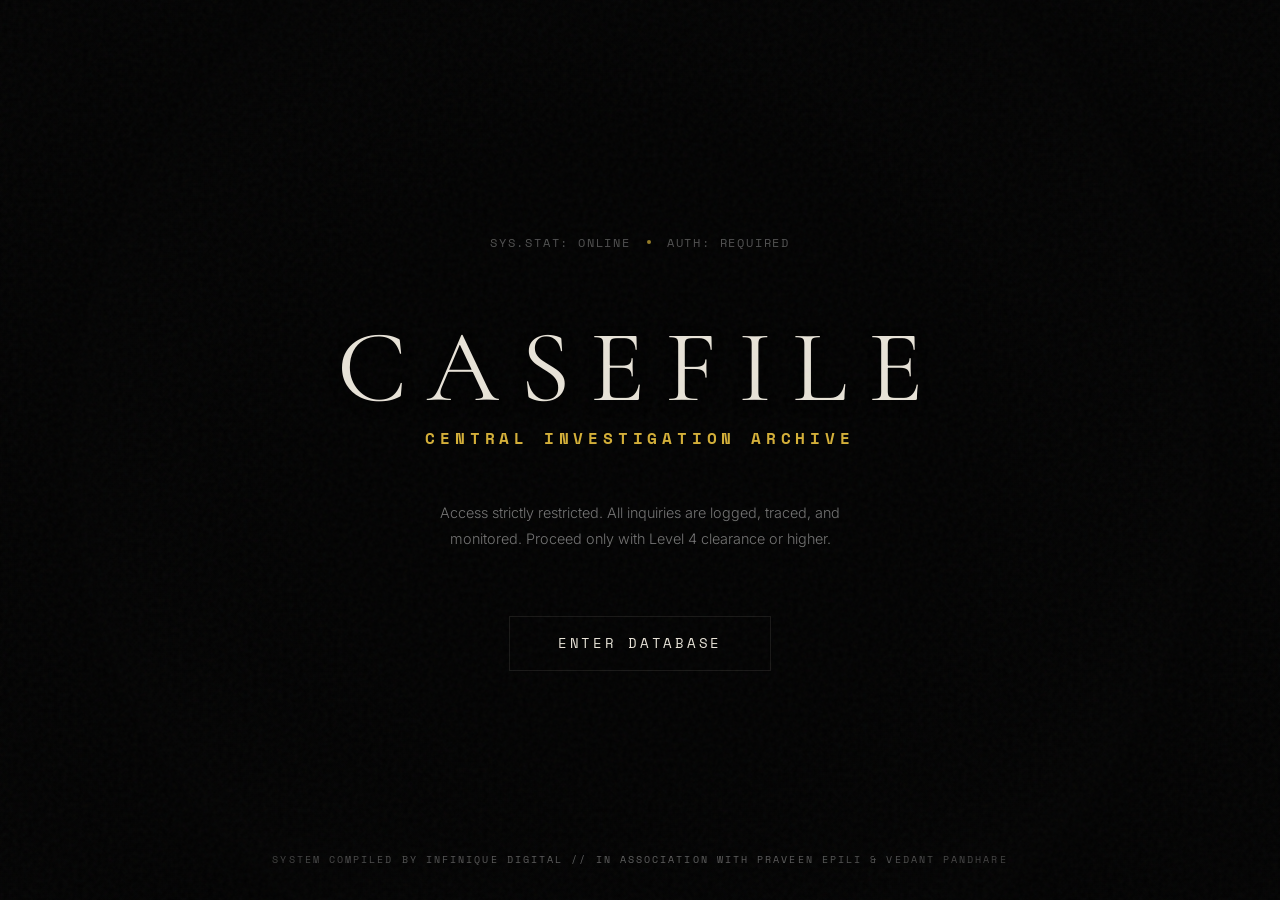
<file: index.html>
<!DOCTYPE html>
<html lang="en">
<head>
    <meta charset="UTF-8">
    <meta name="viewport" content="width=device-width, initial-scale=1.0">
    <title>CASEFILE | Central Investigation Database</title>
    <link rel="preconnect" href="https://fonts.googleapis.com">
    <link rel="preconnect" href="https://fonts.gstatic.com" crossorigin>
    <link href="https://fonts.googleapis.com/css2?family=Cormorant+Garamond:wght@400;600&family=Inter:wght@300;400&family=Space+Mono&display=swap" rel="stylesheet">
    <link rel="stylesheet" href="css/home.css">
</head>
<body class="landing-body">
    <div class="noise-overlay"></div>
    <div class="vignette"></div>

    <main class="landing-container fade-in">
        <div class="system-status mono-text">
            <span>SYS.STAT: ONLINE</span>
            <span class="status-dot"></span>
            <span>AUTH: REQUIRED</span>
        </div>

        <div class="title-group">
            <h1 class="main-title">CASEFILE</h1>
            <h2 class="sub-title">CENTRAL INVESTIGATION ARCHIVE</h2>
        </div>

        <p class="landing-description">
            Access strictly restricted. All inquiries are logged, traced, and monitored.
            Proceed only with Level 4 clearance or higher.
        </p>

        <div class="action-section">
            <a href="cases.html" class="btn-primary">ENTER DATABASE</a>
        </div>
    </main>

    <footer class="site-footer mono-text fade-in-delayed">
        <span>SYSTEM COMPILED BY INFINIQUE DIGITAL // IN ASSOCIATION WITH PRAVEEN EPILI &amp; VEDANT PANDHARE</span>
    </footer>
</body>
</html>
</file>
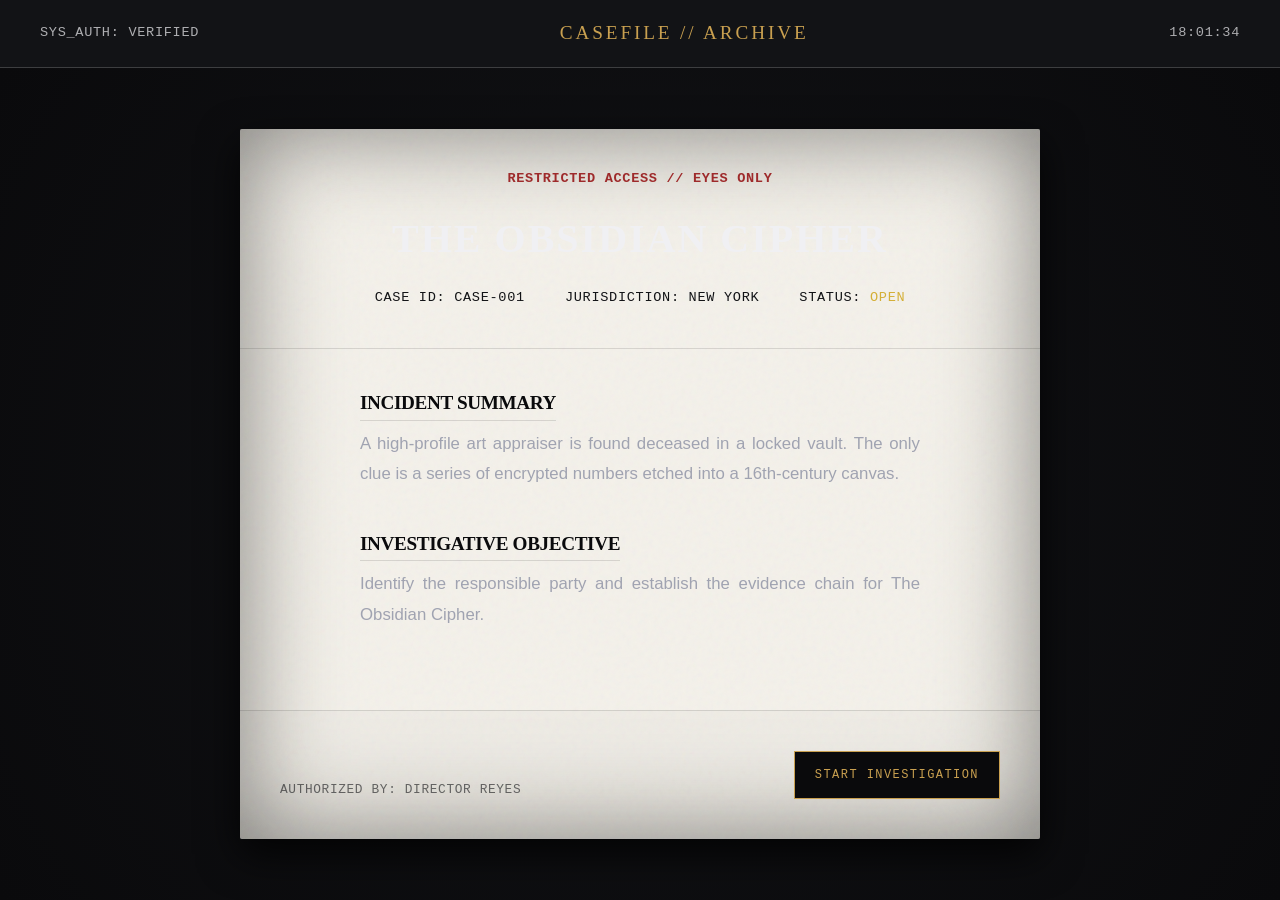
<file: briefing.html>
<!DOCTYPE html>
<html lang="en">
<head>
    <meta charset="UTF-8">
    <meta name="viewport" content="width=device-width, initial-scale=1.0">
    <title>CASEFILE | Briefing</title>
    <link rel="stylesheet" href="css/global.css">
    <link rel="stylesheet" href="css/briefing.css">
</head>
<body>
    <div class="app-container fade-in">
        <header class="top-bar border-bottom-thin">
            <div class="sys-info font-mono">SYS_AUTH: VERIFIED</div>
            <div class="brand-title font-serif accent-gold">CASEFILE // ARCHIVE</div>
            <div class="sys-time font-mono" id="system-clock">00:00:00</div>
        </header>

        <main class="briefing-workspace">
            <div class="document-container bg-parchment text-black shadow-cinematic">
                <div class="document-header border-bottom-thin">
                    <span class="classification font-mono text-crimson">RESTRICTED ACCESS // EYES ONLY</span>
                    <h1 id="case-title" class="font-serif case-heading">Retrieving Case File...</h1>
                    <div class="case-meta font-mono">
                        <span class="meta-item">CASE ID: <span id="case-id">WAITING...</span></span>
                        <span class="meta-item">JURISDICTION: <span id="case-location">WAITING...</span></span>
                        <span class="meta-item">STATUS: <span class="accent-mustard">OPEN</span></span>
                    </div>
                </div>
                
                <div class="document-content font-sans">
                    <h2 class="font-serif section-heading">Incident Summary</h2>
                    <p id="case-description" class="document-body-text">
                        Connecting to secure database. Establishing encrypted stream for initial incident reports...
                    </p>
                    
                    <h2 class="font-serif section-heading">Investigative Objective</h2>
                    <p id="case-objective" class="document-body-text">
                        Awaiting central command parameters...
                    </p>
                </div>

                <div class="document-footer border-top-thin">
                    <div class="auth-signature font-mono">
                        AUTHORIZED BY: DIRECTOR REYES
                    </div>
                    <button id="btn-begin-investigation" class="btn-primary font-sans">
                        START INVESTIGATION
                    </button>
                </div>
            </div>
        </main>
    </div>
    <script type="module" src="js/briefing.js"></script>
</body>
</html>
</file>
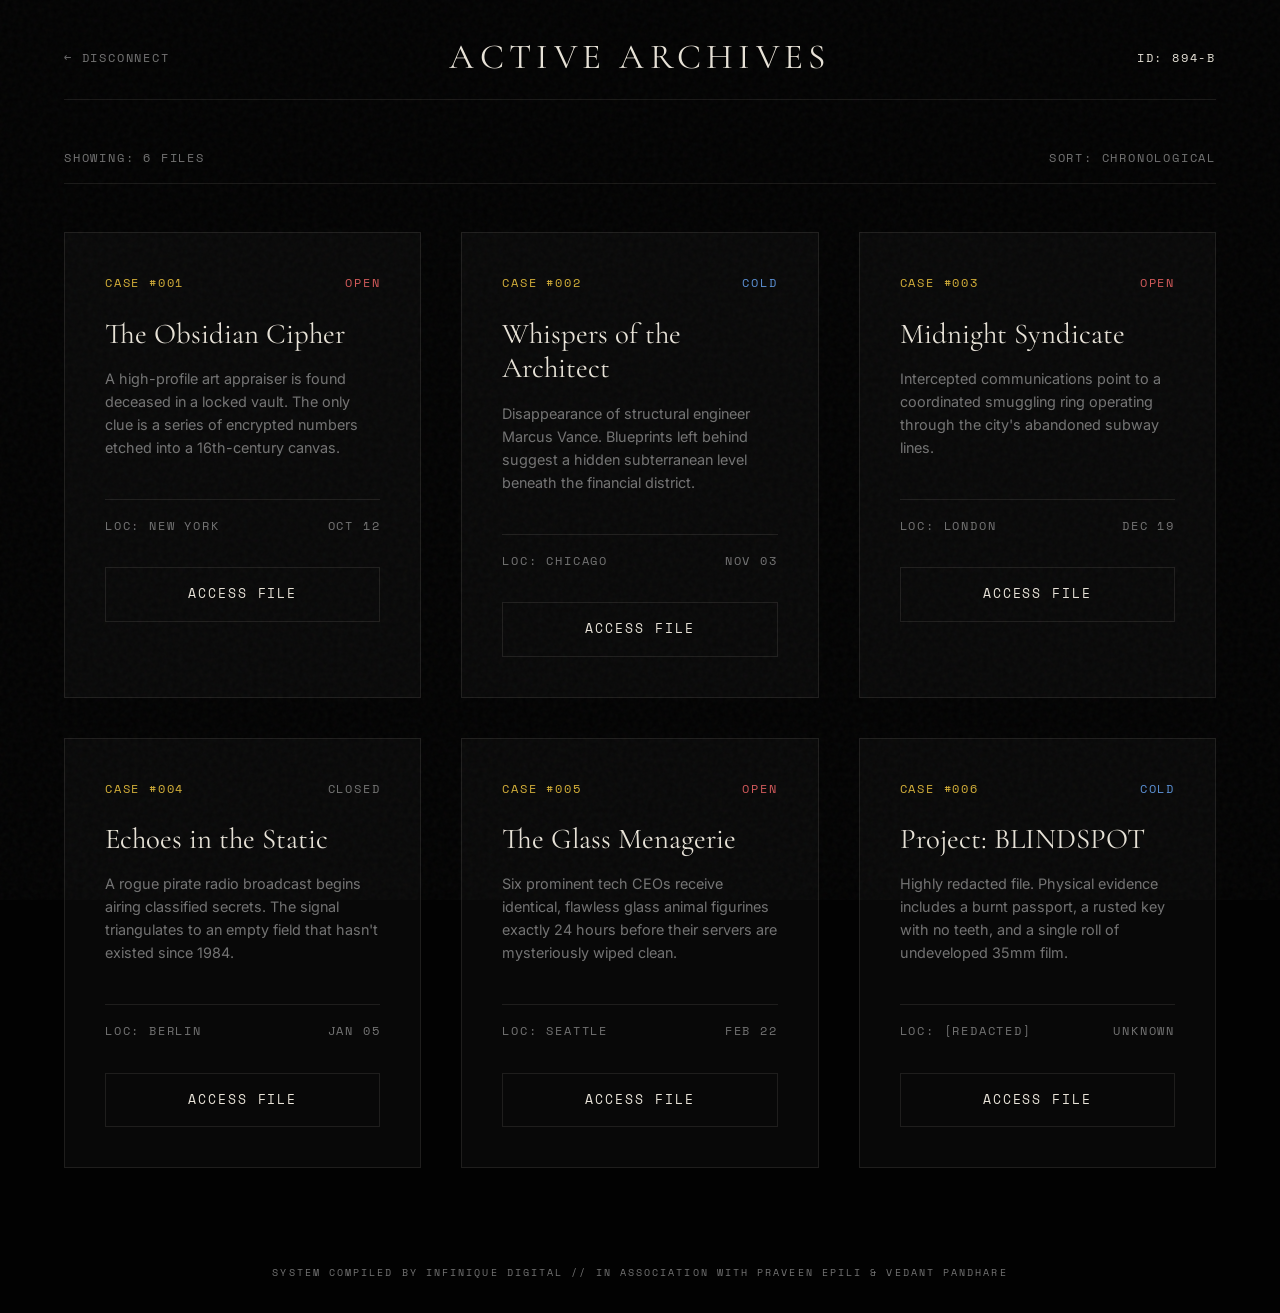
<file: cases.html>
<!DOCTYPE html>
<html lang="en">
<head>
    <meta charset="UTF-8">
    <meta name="viewport" content="width=device-width, initial-scale=1.0">
    <title>CASEFILE | Active Archives</title>
    <link rel="preconnect" href="https://fonts.googleapis.com">
    <link rel="preconnect" href="https://fonts.gstatic.com" crossorigin>
    <link href="https://fonts.googleapis.com/css2?family=Cormorant+Garamond:wght@400;600&family=Inter:wght@300;400&family=Space+Mono&display=swap" rel="stylesheet">
    <link rel="stylesheet" href="css/home.css">
</head>
<body class="cases-body">
    <div class="noise-overlay"></div>
    
    <header class="database-header fade-in">
        <a href="index.html" class="btn-back mono-text">← DISCONNECT</a>
        <h1 class="header-title">ACTIVE ARCHIVES</h1>
        <span class="mono-text user-id">ID: 894-B</span>
    </header>

    <main class="cases-container fade-in-delayed">
        <div class="database-controls mono-text">
            <span>SHOWING: 6 FILES</span>
            <span class="sort-text">SORT: CHRONOLOGICAL</span>
        </div>

        <div class="case-grid">
            <article class="case-card">
                <div class="card-header">
                    <span class="mono-text accent-text">CASE #001</span>
                    <span class="mono-text status-open">OPEN</span>
                </div>
                <div class="card-body">
                    <h2 class="case-title">The Obsidian Cipher</h2>
                    <p class="case-summary">A high-profile art appraiser is found deceased in a locked vault. The only clue is a series of encrypted numbers etched into a 16th-century canvas.</p>
                    <div class="case-meta mono-text">
                        <span>LOC: NEW YORK</span>
                        <span>OCT 12</span>
                    </div>
                </div>
                <div class="card-footer">
                    <a href="briefing.html?case=CASE-001" class="btn-secondary">ACCESS FILE</a>
                </div>
            </article>

            <article class="case-card">
                <div class="card-header">
                    <span class="mono-text accent-text">CASE #002</span>
                    <span class="mono-text status-cold">COLD</span>
                </div>
                <div class="card-body">
                    <h2 class="case-title">Whispers of the Architect</h2>
                    <p class="case-summary">Disappearance of structural engineer Marcus Vance. Blueprints left behind suggest a hidden subterranean level beneath the financial district.</p>
                    <div class="case-meta mono-text">
                        <span>LOC: CHICAGO</span>
                        <span>NOV 03</span>
                    </div>
                </div>
                <div class="card-footer">
                    <a href="briefing.html?case=CASE-002" class="btn-secondary">ACCESS FILE</a>
                </div>
            </article>

            <article class="case-card">
                <div class="card-header">
                    <span class="mono-text accent-text">CASE #003</span>
                    <span class="mono-text status-open">OPEN</span>
                </div>
                <div class="card-body">
                    <h2 class="case-title">Midnight Syndicate</h2>
                    <p class="case-summary">Intercepted communications point to a coordinated smuggling ring operating through the city's abandoned subway lines.</p>
                    <div class="case-meta mono-text">
                        <span>LOC: LONDON</span>
                        <span>DEC 19</span>
                    </div>
                </div>
                <div class="card-footer">
                    <a href="briefing.html?case=CASE-003" class="btn-secondary">ACCESS FILE</a>
                </div>
            </article>

            <article class="case-card">
                <div class="card-header">
                    <span class="mono-text accent-text">CASE #004</span>
                    <span class="mono-text status-closed">CLOSED</span>
                </div>
                <div class="card-body">
                    <h2 class="case-title">Echoes in the Static</h2>
                    <p class="case-summary">A rogue pirate radio broadcast begins airing classified secrets. The signal triangulates to an empty field that hasn't existed since 1984.</p>
                    <div class="case-meta mono-text">
                        <span>LOC: BERLIN</span>
                        <span>JAN 05</span>
                    </div>
                </div>
                <div class="card-footer">
                    <a href="briefing.html?case=CASE-004" class="btn-secondary">ACCESS FILE</a>
                </div>
            </article>

            <article class="case-card">
                <div class="card-header">
                    <span class="mono-text accent-text">CASE #005</span>
                    <span class="mono-text status-open">OPEN</span>
                </div>
                <div class="card-body">
                    <h2 class="case-title">The Glass Menagerie</h2>
                    <p class="case-summary">Six prominent tech CEOs receive identical, flawless glass animal figurines exactly 24 hours before their servers are mysteriously wiped clean.</p>
                    <div class="case-meta mono-text">
                        <span>LOC: SEATTLE</span>
                        <span>FEB 22</span>
                    </div>
                </div>
                <div class="card-footer">
                    <a href="briefing.html?case=CASE-005" class="btn-secondary">ACCESS FILE</a>
                </div>
            </article>

            <article class="case-card">
                <div class="card-header">
                    <span class="mono-text accent-text">CASE #006</span>
                    <span class="mono-text status-cold">COLD</span>
                </div>
                <div class="card-body">
                    <h2 class="case-title">Project: BLINDSPOT</h2>
                    <p class="case-summary">Highly redacted file. Physical evidence includes a burnt passport, a rusted key with no teeth, and a single roll of undeveloped 35mm film.</p>
                    <div class="case-meta mono-text">
                        <span>LOC: [REDACTED]</span>
                        <span>UNKNOWN</span>
                    </div>
                </div>
                <div class="card-footer">
                    <a href="briefing.html?case=CASE-006" class="btn-secondary">ACCESS FILE</a>
                </div>
            </article>
        </div>
    </main>

    <footer class="site-footer mono-text fade-in-delayed">
        <span>SYSTEM COMPILED BY INFINIQUE DIGITAL // IN ASSOCIATION WITH PRAVEEN EPILI &amp; VEDANT PANDHARE</span>
    </footer>
</body>
</html>
</file>
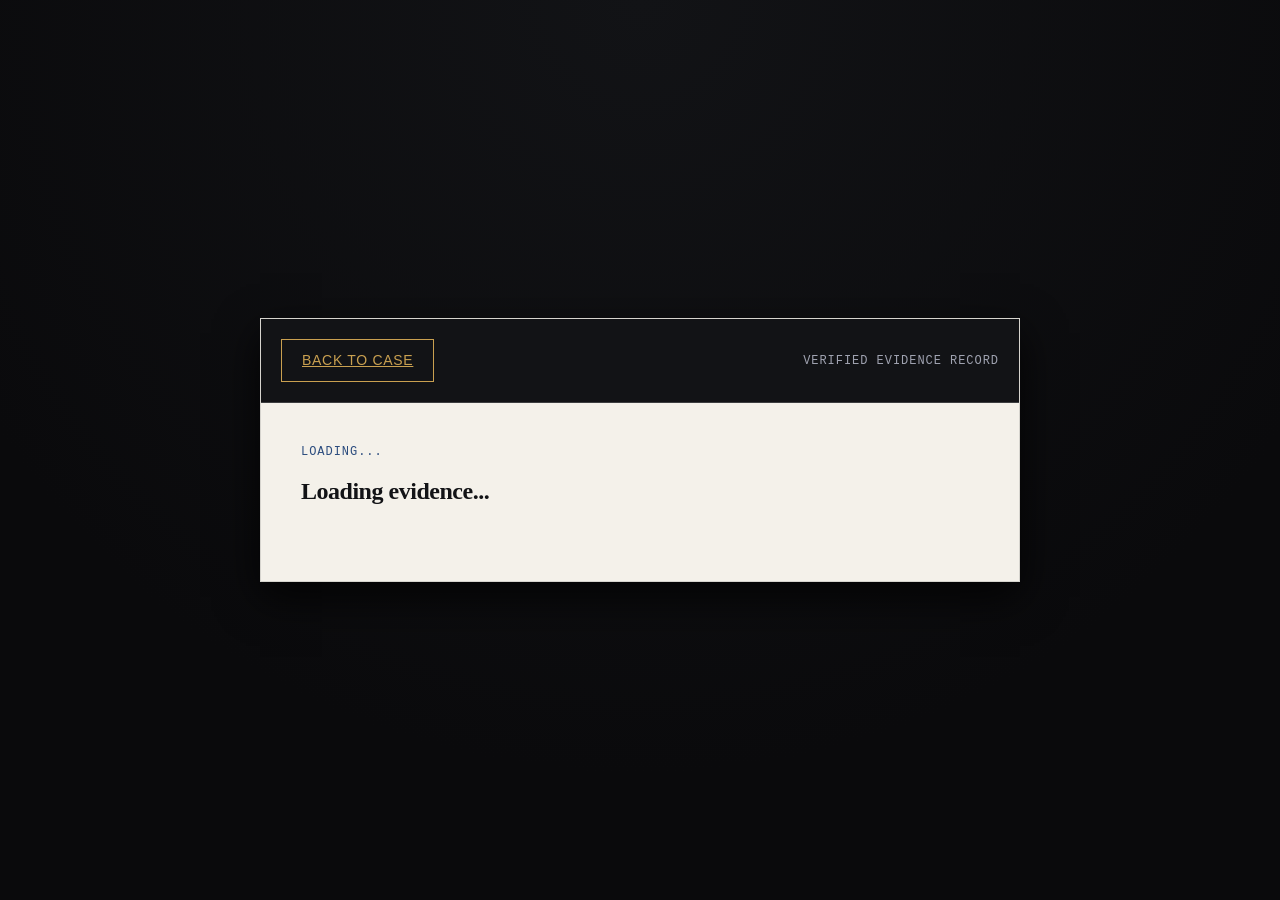
<file: evidence.html>
<!DOCTYPE html>
<html lang="en">
<head>
    <meta charset="UTF-8">
    <meta name="viewport" content="width=device-width, initial-scale=1.0">
    <title>CASEFILE // Evidence Record</title>
    <link rel="stylesheet" href="css/global.css">
    <link rel="stylesheet" href="css/components.css">
    <link rel="stylesheet" href="css/evidence.css">
</head>
<body>
    <main class="evidence-workspace">
        <article class="evidence-record">
            <header class="evidence-record-header">
                <a class="btn btn-accent" id="back-to-investigation" href="#">BACK TO CASE</a>
                <span class="evidence-record-label">VERIFIED EVIDENCE RECORD</span>
            </header>
            <div class="evidence-record-body">
                <p class="evidence-record-id" id="evidence-id">LOADING...</p>
                <h1 id="evidence-title">Loading evidence...</h1>
                <p class="evidence-record-type" id="evidence-type"></p>
                <p class="evidence-record-description" id="evidence-description"></p>
            </div>
        </article>
    </main>
    <script type="module" src="js/evidence-detail.js"></script>
</body>
</html>
</file>
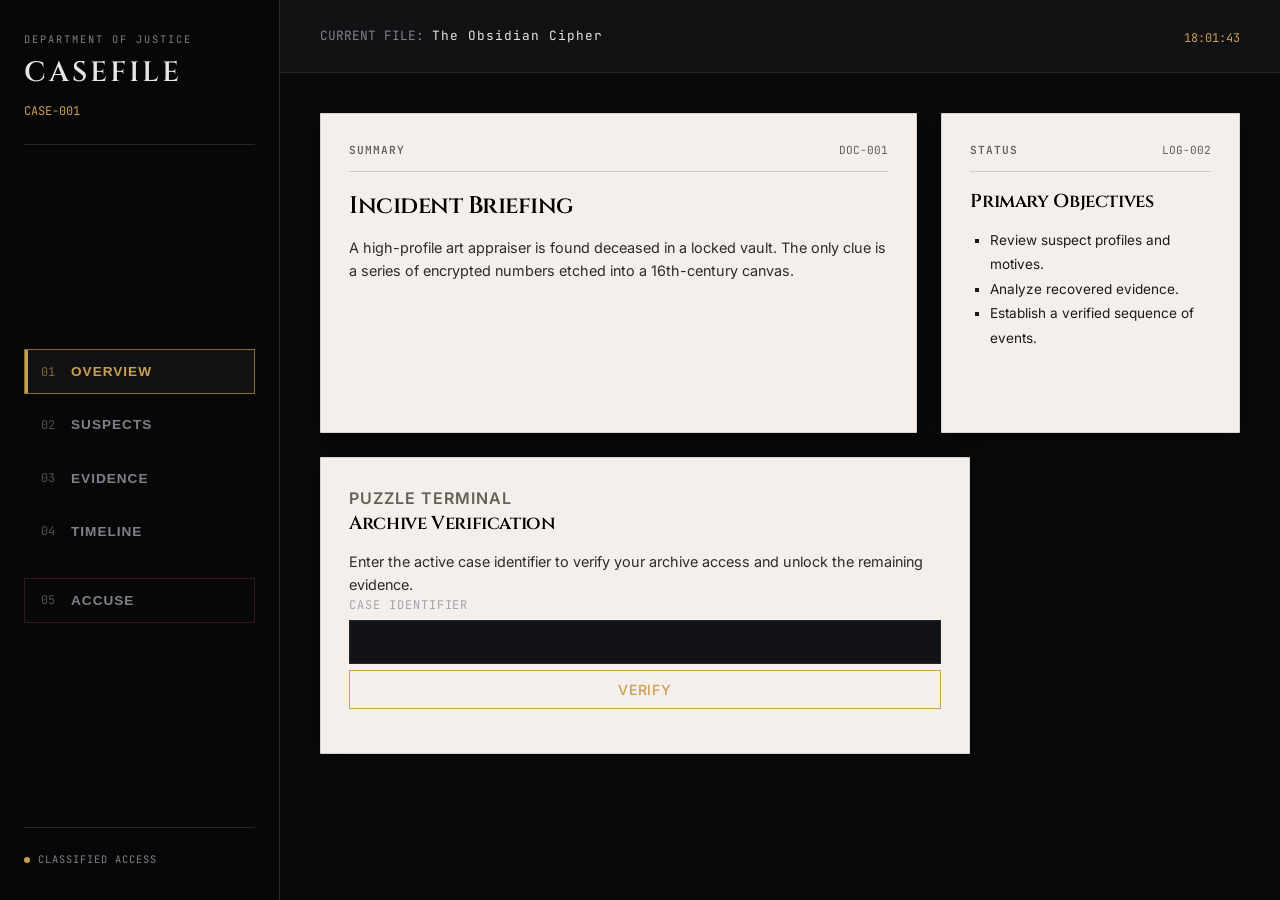
<file: investigation.html>
<!DOCTYPE html>
<html lang="en">
<head>
    <meta charset="UTF-8">
    <meta name="viewport" content="width=device-width, initial-scale=1.0">
    <title>CASEFILE // Investigation Terminal</title>
    <link rel="stylesheet" href="css/global.css">
    <link rel="stylesheet" href="css/components.css">
    <link rel="stylesheet" href="css/investigation.css">
</head>
<body>
    <div class="app-container">
        <aside class="sidebar">
            <div class="brand">
                <span class="brand-sub">DEPARTMENT OF JUSTICE</span>
                <h1 class="brand-title">CASEFILE</h1>
                <span class="case-id" id="case-id">LOADING...</span>
            </div>
            <nav class="nav-menu" aria-label="Investigation sections">
                <button class="nav-tab active" data-tab-target="overview" aria-selected="true"><span class="tab-index">01</span><span class="tab-label">Overview</span></button>
                <button class="nav-tab" data-tab-target="suspects" aria-selected="false"><span class="tab-index">02</span><span class="tab-label">Suspects</span></button>
                <button class="nav-tab" data-tab-target="evidence" aria-selected="false"><span class="tab-index">03</span><span class="tab-label">Evidence</span></button>
                <button class="nav-tab" data-tab-target="timeline" aria-selected="false"><span class="tab-index">04</span><span class="tab-label">Timeline</span></button>
                <button class="nav-tab accuse-tab" data-tab-target="accuse" aria-selected="false"><span class="tab-index">05</span><span class="tab-label">Accuse</span></button>
            </nav>
            <div class="sidebar-footer">
                <div class="status-indicator"><span class="status-dot"></span><span class="status-text">CLASSIFIED ACCESS</span></div>
            </div>
        </aside>
        <main class="main-content">
            <header class="content-header">
                <div class="header-metadata"><span class="meta-label">CURRENT FILE:</span><span class="meta-value" id="case-title">LOADING...</span></div>
                <div class="header-actions"><span class="time-stamp" id="system-clock">--:--:--</span></div>
            </header>
            <section id="overview" class="tab-pane active" data-tab-content>
                <div class="pane-grid">
                    <div class="card evidence-card primary"><div class="card-header"><span class="card-tag">SUMMARY</span><span class="card-num">DOC-001</span></div><h2>Incident Briefing</h2><p id="case-description">Loading case file...</p></div>
                    <div class="card evidence-card"><div class="card-header"><span class="card-tag">STATUS</span><span class="card-num">LOG-002</span></div><h3>Primary Objectives</h3><ul class="objective-list"><li>Review suspect profiles and motives.</li><li>Analyze recovered evidence.</li><li>Establish a verified sequence of events.</li></ul></div>
                </div>
                <form id="archive-verification" class="card puzzle-card"><span class="card-tag">PUZZLE TERMINAL</span><h3>Archive Verification</h3><p>Enter the active case identifier to verify your archive access and unlock the remaining evidence.</p><div class="input-group"><label class="input-label" for="puzzle-input">CASE IDENTIFIER</label><input id="puzzle-input" class="input-field" autocomplete="off" required><button id="verify-puzzle" class="btn btn-accent" type="submit">VERIFY</button></div><p id="puzzle-feedback" role="status"></p></form>
            </section>
            <section id="suspects" class="tab-pane" data-tab-content><div id="suspects-grid" class="pane-grid cards-3"></div></section>
            <section id="evidence" class="tab-pane" data-tab-content><div id="evidence-grid" class="pane-grid cards-2"></div></section>
            <section id="timeline" class="tab-pane" data-tab-content><div id="timeline-list" class="timeline-container"></div></section>
            <section id="accuse" class="tab-pane" data-tab-content>
                <div class="card accuse-card"><span class="card-tag alert">FINAL FORM</span><h2>Issue Warrant</h2><p>Select the prime suspect and submit the strongest supporting evidence to conclude the investigation.</p>
                    <div class="input-group"><label class="input-label" for="accused-suspect">PRIME SUSPECT</label><select id="accused-suspect" class="input-field"></select></div>
                    <div class="input-group"><label class="input-label" for="supporting-evidence">SUPPORTING EVIDENCE</label><select id="supporting-evidence" class="input-field"></select></div>
                    <button id="submit-accusation" class="btn btn-danger">SUBMIT ACCUSATION</button><p id="accusation-feedback" role="status"></p>
                </div>
            </section>
        </main>
    </div>
    <script type="module" src="js/investigation.js"></script>
</body>
</html>
</file>
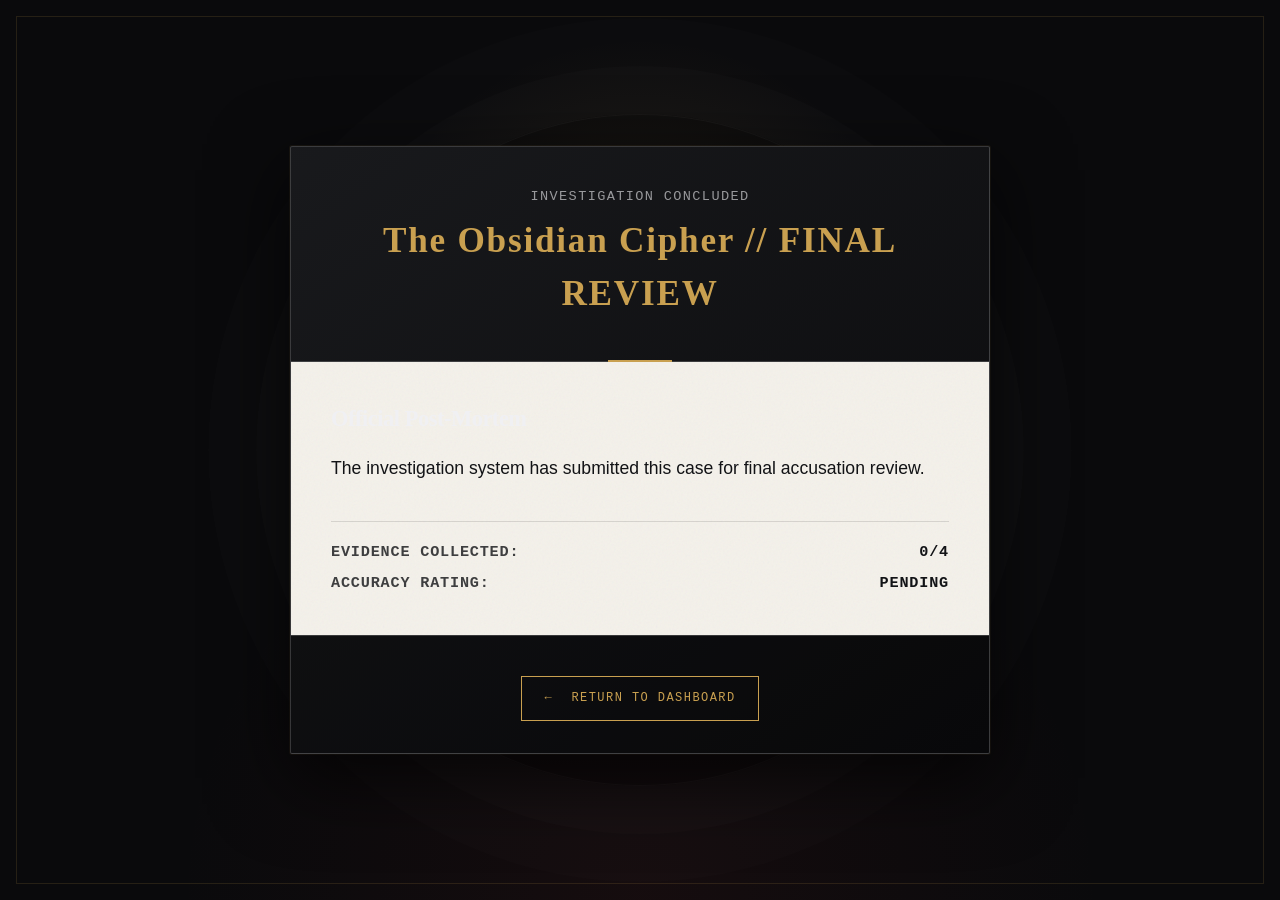
<file: result.html>
<!DOCTYPE html>
<html lang="en">
<head>
    <meta charset="UTF-8">
    <meta name="viewport" content="width=device-width, initial-scale=1.0">
    <title>CASEFILE | Resolution</title>
    <link rel="stylesheet" href="css/global.css">
    <link rel="stylesheet" href="css/components.css">
    <link rel="stylesheet" href="css/result.css">
</head>
<body>
    <div class="app-container fade-in bg-pitch-black">
        <main class="result-workspace">
            <div class="resolution-panel border-thin shadow-cinematic">
                <div class="resolution-header border-bottom-thin">
                    <div class="status-indicator font-mono">INVESTIGATION CONCLUDED</div>
                    <h1 id="result-heading" class="font-serif result-title accent-gold">
                        Analyzing Final Accusation...
                    </h1>
                </div>

                <div class="resolution-body bg-parchment text-black">
                    <h2 class="font-serif section-heading">Official Post-Mortem</h2>
                    <div id="result-narrative" class="font-sans document-body-text">
                        Processing evidence cross-referencing and interrogation transcripts to determine the accuracy of your findings...
                    </div>

                    <div class="performance-metrics border-top-thin font-mono">
                        <div class="metric-row">
                            <span class="metric-label">EVIDENCE COLLECTED:</span>
                            <span id="metric-evidence" class="metric-value">0/0</span>
                        </div>
                        <div class="metric-row">
                            <span class="metric-label">ACCURACY RATING:</span>
                            <span id="metric-accuracy" class="metric-value">PENDING</span>
                        </div>
                    </div>
                </div>

                <div class="resolution-actions">
                    <button id="btn-return-dashboard" class="btn btn-accent font-sans">
                        RETURN TO DASHBOARD
                    </button>
                </div>
            </div>
        </main>
    </div>
<script type="module" src="js/result.js"></script>
</body>
</html>
</file>
<file: css/home.css>
/* ==========================================================================
   CSS VARIABLES & RESET
   ========================================================================== */
:root {
    /* Colors - Cinematic Noir */
    --bg-base: #020202;
    --bg-card: #080808;
    --text-ivory: #e8e3d8;
    --text-muted: #737373;
    --accent-gold: #d4af37;
    --border-thin: rgba(232, 227, 216, 0.1);
    --border-hover: rgba(212, 175, 55, 0.5);
    
    /* Typography */
    --font-serif: 'Cormorant Garamond', serif;
    --font-sans: 'Inter', sans-serif;
    --font-mono: 'Space Mono', monospace;
}

* {
    margin: 0;
    padding: 0;
    box-sizing: border-box;
}

body {
    background-color: var(--bg-base);
    color: var(--text-ivory);
    font-family: var(--font-sans);
    line-height: 1.6;
    overflow-x: hidden;
    -webkit-font-smoothing: antialiased;
}

/* Cinematic Effects */
.noise-overlay {
    position: fixed;
    top: 0;
    left: 0;
    width: 100vw;
    height: 100vh;
    pointer-events: none;
    z-index: 9999;
    background-image: url('data:image/svg+xml;utf8,%3Csvg viewBox="0 0 200 200" xmlns="http://www.w3.org/2000/svg"%3E%3Cfilter id="noiseFilter"%3E%3CfeTurbulence type="fractalNoise" baseFrequency="0.9" numOctaves="3" stitchTiles="stitch"/%3E%3C/filter%3E%3Crect width="100%25" height="100%25" filter="url(%23noiseFilter)" opacity="0.04"/%3E%3C/svg%3E');
}

.vignette {
    position: fixed;
    top: 0;
    left: 0;
    width: 100vw;
    height: 100vh;
    pointer-events: none;
    background: radial-gradient(circle, rgba(0,0,0,0) 40%, rgba(2,2,2,0.9) 100%);
    z-index: 9998;
}

/* Typography Utilities */
.mono-text {
    font-family: var(--font-mono);
    font-size: 0.75rem;
    letter-spacing: 0.15em;
    text-transform: uppercase;
}

.accent-text {
    color: var(--accent-gold);
}

/* Animations */
.fade-in {
    animation: fadeIn 2s cubic-bezier(0.16, 1, 0.3, 1) forwards;
    opacity: 0;
}

.fade-in-delayed {
    animation: fadeIn 2s cubic-bezier(0.16, 1, 0.3, 1) 0.5s forwards;
    opacity: 0;
}

@keyframes fadeIn {
    from { opacity: 0; transform: translateY(20px); filter: blur(4px); }
    to { opacity: 1; transform: translateY(0); filter: blur(0); }
}

/* ==========================================================================
   GLOBAL FOOTER
   ========================================================================== */
.site-footer {
    width: 100%;
    text-align: center;
    padding: 2rem 1rem;
    color: var(--text-muted);
    font-size: 0.65rem;
    letter-spacing: 0.2em;
    opacity: 0.3;
    transition: opacity 0.4s ease;
    position: relative;
    z-index: 10;
}

.site-footer:hover {
    opacity: 0.8;
}

/* ==========================================================================
   LANDING PAGE (index.html)
   ========================================================================== */
.landing-body {
    display: flex;
    flex-direction: column;
    justify-content: center;
    align-items: center;
    min-height: 100vh;
    padding: 2rem;
    position: relative;
}

.landing-body .site-footer {
    position: absolute;
    bottom: 0;
    left: 0;
}

.landing-container {
    text-align: center;
    max-width: 800px;
    width: 100%;
    position: relative;
    z-index: 10;
}

.system-status {
    display: inline-flex;
    align-items: center;
    gap: 1rem;
    color: var(--text-muted);
    margin-bottom: 4rem;
    opacity: 0.7;
}

.status-dot {
    width: 4px;
    height: 4px;
    background-color: var(--accent-gold);
    border-radius: 50%;
    animation: pulse 2s infinite;
}

@keyframes pulse {
    0% { opacity: 0.3; }
    50% { opacity: 1; box-shadow: 0 0 8px var(--accent-gold); }
    100% { opacity: 0.3; }
}

.title-group {
    margin-bottom: 3rem;
}

.main-title {
    font-family: var(--font-serif);
    font-size: clamp(3.5rem, 8vw, 7rem); 
    font-weight: 400;
    letter-spacing: 0.2em;
    color: var(--text-ivory);
    margin-bottom: 0.5rem;
    line-height: 1;
    text-shadow: 0 4px 12px rgba(0,0,0,0.5);
}

.sub-title {
    font-family: var(--font-mono);
    font-size: clamp(0.7rem, 2vw, 1rem);
    letter-spacing: 0.3em;
    color: var(--accent-gold);
}

.landing-description {
    font-size: 0.9rem;
    color: var(--text-muted);
    max-width: 450px;
    margin: 0 auto 4rem auto;
    font-weight: 300;
    line-height: 1.8;
}

/* Elegant Button */
/* Elegant Button - Updated */
.btn-primary {
    display: inline-block;
    padding: 1rem 3rem; /* Adds space inside the button to make a box */
    font-family: var(--font-mono);
    font-size: 0.85rem;
    letter-spacing: 0.2em;
    color: var(--text-ivory);
    background-color: transparent;
    text-decoration: none;
    border: 1px solid var(--border-thin); /* Adds the visible box border */
    transition: all 0.3s cubic-bezier(0.16, 1, 0.3, 1);
    text-transform: uppercase;
}

.btn-primary:hover {
    background-color: var(--accent-gold);
    color: var(--bg-base);
    border-color: var(--accent-gold);
    box-shadow: 0 0 20px rgba(212, 175, 55, 0.2); /* Subtle glow on hover */
    transform: translateY(-2px);
}

.btn-text {
    font-family: var(--font-mono);
    font-size: 0.85rem;
    letter-spacing: 0.2em;
    transition: color 0.3s ease;
}

.btn-line {
    width: 40px;
    height: 1px;
    background-color: var(--accent-gold);
    transition: width 0.3s cubic-bezier(0.16, 1, 0.3, 1);
}

.btn-primary:hover .btn-text {
    color: var(--accent-gold);
}


/* ==========================================================================
   CASES ARCHIVE (cases.html)
   ========================================================================== */
.cases-body {
    padding: 3rem 4rem 0 4rem; /* Removed bottom padding to let footer sit naturally */
    display: flex;
    flex-direction: column;
    min-height: 100vh;
}

.database-header {
    display: flex;
    justify-content: space-between;
    align-items: center;
    padding-bottom: 2rem;
    margin-bottom: 3rem;
    border-bottom: 1px solid var(--border-thin);
    position: relative;
    z-index: 10;
}

.header-title {
    font-family: var(--font-serif);
    font-size: 2.2rem;
    font-weight: 400;
    letter-spacing: 0.15em;
    position: absolute;
    left: 50%;
    transform: translateX(-50%);
}

.btn-back {
    color: var(--text-muted);
    text-decoration: none;
    transition: color 0.3s ease;
}

.btn-back:hover {
    color: var(--text-ivory);
}

.cases-container {
    max-width: 1400px;
    margin: 0 auto;
    width: 100%;
    flex-grow: 1; /* Pushes the footer to the bottom */
    position: relative;
    z-index: 10;
    margin-bottom: 4rem;
}

.database-controls {
    display: flex;
    justify-content: space-between;
    color: var(--text-muted);
    margin-bottom: 3rem;
    border-bottom: 1px solid var(--border-thin);
    padding-bottom: 1rem;
}

.case-grid {
    display: grid;
    grid-template-columns: repeat(auto-fill, minmax(350px, 1fr));
    gap: 2.5rem;
}

/* Evidence Cards */
.case-card {
    background-color: var(--bg-card);
    border: 1px solid var(--border-thin);
    padding: 2.5rem;
    display: flex;
    flex-direction: column;
    transition: all 0.4s cubic-bezier(0.16, 1, 0.3, 1);
    position: relative;
}

.case-card::before {
    content: '';
    position: absolute;
    top: 0;
    left: -1px;
    width: 2px;
    height: 0;
    background-color: var(--accent-gold);
    transition: height 0.4s cubic-bezier(0.16, 1, 0.3, 1);
}

.case-card:hover {
    transform: translateY(-5px);
    border-color: var(--border-hover);
    background-color: #0c0c0c;
}

.case-card:hover::before {
    height: 100%;
}

.card-header {
    display: flex;
    justify-content: space-between;
    margin-bottom: 1.5rem;
}

.status-open { color: #d45959; }
.status-cold { color: #598fd4; }
.status-closed { color: var(--text-muted); }

.case-title {
    font-family: var(--font-serif);
    font-size: 1.8rem;
    font-weight: 400;
    margin-bottom: 1rem;
    color: var(--text-ivory);
    line-height: 1.2;
}

.case-summary {
    font-size: 0.9rem;
    color: var(--text-muted);
    margin-bottom: 2.5rem;
    flex-grow: 1;
}

.case-meta {
    display: flex;
    justify-content: space-between;
    color: var(--text-muted);
    margin-bottom: 2rem;
    border-top: 1px solid var(--border-thin);
    padding-top: 1rem;
}

.btn-secondary {
    display: block;
    text-align: center;
    padding: 1rem;
    font-family: var(--font-mono);
    font-size: 0.8rem;
    letter-spacing: 0.15em;
    color: var(--text-ivory);
    text-decoration: none;
    border: 1px solid var(--border-thin);
    transition: all 0.3s ease;
    background: transparent;
}

.case-card:hover .btn-secondary {
    border-color: var(--accent-gold);
    color: var(--accent-gold);
}

/* ==========================================================================
   MOBILE RESPONSIVENESS
   ========================================================================== */
@media (max-width: 768px) {
    .cases-body {
        padding: 1.5rem 1.5rem 0 1.5rem;
    }

    .database-header {
        flex-direction: column;
        align-items: flex-start;
        gap: 1.5rem;
    }

    .header-title {
        position: static;
        transform: none;
        font-size: 1.8rem;
        order: -1;
    }

    .user-id {
        align-self: flex-end;
    }

    .case-grid {
        grid-template-columns: 1fr;
        gap: 1.5rem;
    }

    .database-controls {
        flex-direction: column;
        gap: 1rem;
    }
    
    .system-status {
        margin-bottom: 2rem;
    }
    
    .site-footer {
        padding: 1.5rem 1rem;
        font-size: 0.55rem;
    }
}
</file>
<file: css/global.css>
/* css/global.css */

:root {
  /* Color Palette - Modern Noir Database */
  --bg-primary: #0a0a0c;
  --bg-secondary: #121316;
  --bg-tertiary: #1a1c23;
  
  --surface-card: #f4f1ea;
  --surface-card-alt: #e8e4d9;
  
  --text-primary: #f0f0f3;
  --text-secondary: #a0a3b1;
  --text-muted: #606370;
  --text-dark: #121316;
  
  --accent-gold: #c9a050;
  --accent-red: #9e2a2b;
  --accent-blue: #2b4c7e;
  
  --border-subtle: rgba(255, 255, 255, 0.08);
  --border-strong: rgba(255, 255, 255, 0.18);
  --border-card: rgba(0, 0, 0, 0.12);

  /* Typography */
  --font-serif: "Playfair Display", "Georgia", "Times New Roman", serif;
  --font-sans: "Inter", -apple-system, BlinkMacSystemFont, "Segoe UI", Roboto, sans-serif;
  --font-mono: "JetBrains Mono", "Courier New", Courier, monospace;

  /* Transitions & FX */
  --transition-fast: 0.15s ease;
  --transition-smooth: 0.3s cubic-bezier(0.16, 1, 0.3, 1);

  --clr-pitch-black: var(--bg-primary);
  --clr-dark-grey: var(--bg-secondary);
  --clr-parchment: var(--surface-card);
  --clr-gold: var(--accent-gold);
  --clr-mustard: #d4af37;
  --clr-crimson: var(--accent-red);
  --clr-text-main: var(--text-primary);
  --clr-text-dark: var(--text-dark);
  --clr-border: var(--border-strong);
  --clr-border-dark: var(--border-card);
  --spacing-sm: 0.5rem;
  --spacing-md: 1.2rem;
  --spacing-lg: 2.5rem;
  --border-radius-sm: 2px;
}

*, *::before, *::after {
  box-sizing: border-box;
  margin: 0;
  padding: 0;
}

html {
  font-size: 16px;
  background-color: var(--bg-primary);
  color: var(--text-primary);
  font-family: var(--font-sans);
  -webkit-font-smoothing: antialiased;
  -moz-osx-font-smoothing: grayscale;
}

body {
  min-height: 100vh;
  line-height: 1.5;
  overflow-x: hidden;
  background: radial-gradient(circle at 50% 0%, var(--bg-secondary) 0%, var(--bg-primary) 70%);
}

/* Base Typography */
h1, h2, h3, h4, h5, h6 {
  font-family: var(--font-serif);
  font-weight: 600;
  letter-spacing: -0.02em;
  color: var(--text-primary);
}

p {
  color: var(--text-secondary);
}

.font-serif { font-family: var(--font-serif); }
.font-sans { font-family: var(--font-sans); }
.font-mono { font-family: var(--font-mono); letter-spacing: 0.05em; }
.accent-gold { color: var(--clr-gold); }
.accent-mustard { color: var(--clr-mustard); }
.text-crimson { color: var(--clr-crimson); }
.text-black { color: var(--clr-text-dark); }
.bg-pitch-black { background-color: var(--clr-pitch-black); }
.bg-parchment { background-color: var(--clr-parchment); }
.app-container { min-height: 100vh; display: flex; flex-direction: column; }
.border-thin { border: 1px solid var(--clr-border); }
.border-bottom-thin { border-bottom: 1px solid var(--clr-border); }
.border-top-thin { border-top: 1px solid var(--clr-border); }
.bg-parchment .border-bottom-thin { border-bottom-color: var(--clr-border-dark); }
.bg-parchment .border-top-thin { border-top-color: var(--clr-border-dark); }
.shadow-cinematic { box-shadow: 0 15px 40px rgba(0, 0, 0, 0.8), 0 0 100px rgba(0, 0, 0, 0.5) inset; }

code, pre, .tech-data {
  font-family: var(--font-mono);
}

/* Animations */
.fade-in {
  animation: fadeIn var(--transition-smooth) forwards;
}

@keyframes fadeIn {
  from {
    opacity: 0;
    transform: translateY(4px);
  }
  to {
    opacity: 1;
    transform: translateY(0);
  }
}
</file>
<file: css/briefing.css>
/* =========================================
   CASEFILE: BRIEFING VIEW
   ========================================= */

.top-bar {
    display: flex;
    justify-content: space-between;
    align-items: center;
    padding: var(--spacing-md) var(--spacing-lg);
    background-color: var(--clr-dark-grey);
    font-size: 0.85rem;
}

.brand-title {
    font-size: 1.2rem;
    letter-spacing: 0.15em;
}

.sys-info, .sys-time {
    opacity: 0.7;
}

.briefing-workspace {
    flex: 1;
    display: flex;
    justify-content: center;
    align-items: center;
    padding: var(--spacing-lg);
    background: radial-gradient(circle at center, var(--clr-dark-grey) 0%, var(--clr-pitch-black) 100%);
}

.document-container {
    width: 100%;
    max-width: 800px;
    border-radius: var(--border-radius-sm);
    position: relative;
    overflow: hidden;
}

/* Adds a subtle paper texture overlay */
.document-container::before {
    content: "";
    position: absolute;
    top: 0; left: 0; right: 0; bottom: 0;
    background-image: url('data:image/svg+xml;utf8,<svg viewBox="0 0 200 200" xmlns="http://www.w3.org/2000/svg"><filter id="noiseFilter"><feTurbulence type="fractalNoise" baseFrequency="0.65" numOctaves="3" stitchTiles="stitch"/></filter><rect width="100%" height="100%" filter="url(%23noiseFilter)" opacity="0.05"/></svg>');
    pointer-events: none;
    z-index: 1;
}

.document-header {
    padding: var(--spacing-lg);
    text-align: center;
    position: relative;
    z-index: 2;
}

.classification {
    font-size: 0.85rem;
    font-weight: 700;
    display: block;
    margin-bottom: var(--spacing-md);
}

.case-heading {
    font-size: 2.5rem;
    margin-bottom: var(--spacing-md);
    text-transform: uppercase;
    letter-spacing: 0.05em;
}

.case-meta {
    display: flex;
    justify-content: center;
    gap: var(--spacing-lg);
    font-size: 0.85rem;
}

.document-content {
    padding: var(--spacing-lg) 15%;
    position: relative;
    z-index: 2;
}

.section-heading {
    font-size: 1.2rem;
    margin-bottom: var(--spacing-sm);
    text-transform: uppercase;
    color: var(--clr-pitch-black);
    border-bottom: 1px solid var(--clr-border-dark);
    display: inline-block;
    padding-bottom: 2px;
}

.document-body-text {
    font-size: 1.05rem;
    line-height: 1.8;
    margin-bottom: var(--spacing-lg);
    text-align: justify;
}

.document-footer {
    padding: var(--spacing-lg);
    display: flex;
    justify-content: space-between;
    align-items: flex-end;
    background-color: rgba(0, 0, 0, 0.02);
    position: relative;
    z-index: 2;
}

.document-footer .btn-primary {
    appearance: none;
    background: var(--clr-pitch-black);
    border: 1px solid var(--clr-gold);
    color: var(--clr-gold);
    cursor: pointer;
    display: inline-flex;
    align-items: center;
    justify-content: center;
    min-height: 3rem;
    padding: 0.8rem 1.25rem;
    font-family: var(--font-mono);
    font-size: 0.75rem;
    font-weight: 500;
    letter-spacing: 0.12em;
    line-height: 1.2;
    text-transform: uppercase;
    transition: background-color var(--transition-fast), color var(--transition-fast), box-shadow var(--transition-fast), transform var(--transition-fast);
}

.document-footer .btn-primary:hover {
    background: var(--clr-gold);
    color: var(--clr-pitch-black);
    box-shadow: 0 0 18px rgba(201, 160, 80, 0.28);
    transform: translateY(-1px);
}

.document-footer .btn-primary:focus-visible {
    outline: 2px solid var(--clr-gold);
    outline-offset: 3px;
}

.document-footer .btn-primary:active {
    transform: translateY(0);
}

.auth-signature {
    font-size: 0.8rem;
    opacity: 0.6;
}

@media (max-width: 600px) {
    .document-footer {
        align-items: stretch;
        flex-direction: column;
        gap: var(--spacing-md);
    }

    .document-footer .btn-primary {
        width: 100%;
    }
}
</file>
<file: css/components.css>
/* css/components.css */

/* --- Buttons --- */
.btn {
  display: inline-flex;
  align-items: center;
  justify-content: center;
  padding: 0.625rem 1.25rem;
  font-family: var(--font-sans);
  font-size: 0.875rem;
  font-weight: 500;
  letter-spacing: 0.05em;
  text-transform: uppercase;
  border: 1px solid var(--border-strong);
  background: var(--bg-tertiary);
  color: var(--text-primary);
  cursor: pointer;
  transition: all var(--transition-fast);
  gap: 0.5rem;
}

.btn:hover {
  background: var(--text-primary);
  color: var(--text-dark);
  border-color: var(--text-primary);
}

.btn:active {
  transform: scale(0.98);
}

.btn-accent {
  border-color: var(--accent-gold);
  color: var(--accent-gold);
  background: transparent;
}

.btn-accent:hover {
  background: var(--accent-gold);
  color: var(--text-dark);
}

.btn-danger {
  border-color: var(--accent-red);
  color: var(--accent-red);
  background: transparent;
}

.btn-danger:hover {
  background: var(--accent-red);
  color: var(--text-primary);
}

.evidence-status {
  display: inline-block;
  margin-top: 0.5rem;
  color: var(--accent-blue);
  font-family: var(--font-mono);
  font-size: 0.75rem;
  font-weight: 700;
  letter-spacing: 0.08em;
  text-transform: uppercase;
}

.evidence-status-locked {
  color: var(--accent-red);
}

.evidence-locked .evidence-desc {
  filter: blur(4px);
  user-select: none;
}

/* --- Input Fields --- */
.input-group {
  display: flex;
  flex-direction: column;
  gap: 0.375rem;
  margin-bottom: 1rem;
}

.input-label {
  font-family: var(--font-mono);
  font-size: 0.75rem;
  text-transform: uppercase;
  color: var(--text-secondary);
  letter-spacing: 0.08em;
}

.input-field {
  width: 100%;
  padding: 0.75rem 1rem;
  background: var(--bg-secondary);
  border: 1px solid var(--border-subtle);
  color: var(--text-primary);
  font-family: var(--font-mono);
  font-size: 0.875rem;
  outline: none;
  transition: border-color var(--transition-fast);
}

.input-field:focus {
  border-color: var(--accent-gold);
}

.input-field::placeholder {
  color: var(--text-muted);
}

/* --- Evidence & Suspect Cards --- */
.card {
  background: var(--surface-card);
  color: var(--text-dark);
  border: 1px solid var(--border-card);
  padding: 1.5rem;
  position: relative;
  transition: transform var(--transition-smooth), box-shadow var(--transition-smooth);
}

.card:hover {
  transform: translateY(-2px);
  box-shadow: 0 8px 24px rgba(0, 0, 0, 0.4);
}

.card-header {
  border-bottom: 1px solid var(--border-card);
  padding-bottom: 0.75rem;
  margin-bottom: 1rem;
  display: flex;
  justify-content: space-between;
  align-items: baseline;
}

.card-title {
  font-family: var(--font-serif);
  font-size: 1.25rem;
  color: var(--text-dark);
}

.card-stamp {
  font-family: var(--font-mono);
  font-size: 0.6875rem;
  font-weight: 700;
  text-transform: uppercase;
  letter-spacing: 0.1em;
  padding: 0.125rem 0.375rem;
  border: 1px solid currentColor;
}

.card-stamp.classified {
  color: var(--accent-red);
}

.card-stamp.verified {
  color: var(--accent-blue);
}

.card-body {
  font-size: 0.9375rem;
  color: #2b2b30;
  line-height: 1.6;
}

.card-footer {
  margin-top: 1.25rem;
  padding-top: 0.75rem;
  border-top: 1px dashed var(--border-card);
  font-family: var(--font-mono);
  font-size: 0.75rem;
  color: #555760;
  display: flex;
  justify-content: space-between;
}

/* Dark Variant Card for Tech/Logs */
.card-dark {
  background: var(--bg-secondary);
  color: var(--text-primary);
  border: 1px solid var(--border-subtle);
}

.card-dark .card-header {
  border-bottom-color: var(--border-subtle);
}

.card-dark .card-title {
  color: var(--text-primary);
}

.card-dark .card-body {
  color: var(--text-secondary);
}

.card-dark .card-footer {
  border-top-color: var(--border-subtle);
  color: var(--text-muted);
}
</file>
<file: css/evidence.css>
.evidence-workspace {
    min-height: 100vh;
    display: grid;
    place-items: center;
    padding: 2rem;
    background: radial-gradient(circle at 50% 0%, var(--bg-secondary) 0%, var(--bg-primary) 70%);
}

.evidence-record {
    width: min(100%, 760px);
    background: var(--surface-card);
    color: var(--text-dark);
    border: 1px solid var(--border-card);
    box-shadow: 0 15px 40px rgba(0, 0, 0, 0.8);
}

.evidence-record-header {
    display: flex;
    align-items: center;
    justify-content: space-between;
    gap: 1rem;
    padding: 1.25rem;
    background: var(--bg-secondary);
    border-bottom: 1px solid var(--border-strong);
}

.evidence-record-label,
.evidence-record-id,
.evidence-record-type {
    font-family: var(--font-mono);
    font-size: 0.75rem;
    letter-spacing: 0.08em;
    text-transform: uppercase;
}

.evidence-record-label {
    color: var(--text-secondary);
}

.evidence-record-body {
    padding: 2.5rem;
}

.evidence-record-id,
.evidence-record-type {
    color: var(--accent-blue);
}

.evidence-record-body h1 {
    margin: 0.75rem 0;
    color: var(--text-dark);
}

.evidence-record-description {
    margin-top: 2rem;
    color: var(--text-dark);
    font-size: 1.05rem;
    line-height: 1.8;
}

@media (max-width: 600px) {
    .evidence-record-header {
        align-items: flex-start;
        flex-direction: column;
    }

    .evidence-record-body {
        padding: 1.5rem;
    }
}
</file>
<file: css/investigation.css>
@import url('https://fonts.googleapis.com/css2?family=Cinzel:wght@500;700&family=Inter:wght@300;400;600&family=JetBrains+Mono:wght@400;500&display=swap');

:root {
    --bg-base: #0a0a0b;
    --bg-surface: #121214;
    --bg-sidebar: #070708;
    --card-bg: #f4efeb;
    --card-text: #1a1a1a;
    --card-muted: #666059;
    
    --text-main: #e6e6e6;
    --text-muted: #80808a;
    
    --accent-gold: #c9a050;
    --accent-gold-dark: #8c6d31;
    --accent-red: #a33835;
    
    --border-color: #26262a;
    --border-light: #3f3f46;
    
    --font-serif: 'Cinzel', Georgia, serif;
    --font-sans: 'Inter', -apple-system, sans-serif;
    --font-mono: 'JetBrains Mono', monospace;
    
    --transition: all 0.25s cubic-bezier(0.16, 1, 0.3, 1);
}

* {
    box-sizing: border-box;
    margin: 0;
    padding: 0;
}

body {
    background-color: var(--bg-base);
    color: var(--text-main);
    font-family: var(--font-sans);
    height: 100vh;
    overflow: hidden;
    -webkit-font-smoothing: antialiased;
}

.app-container {
    display: grid;
    grid-template-columns: 280px 1fr;
    height: 100vh;
    width: 100vw;
}

/* Sidebar Styling */
.sidebar {
    background-color: var(--bg-sidebar);
    border-right: 1px solid var(--border-color);
    display: flex;
    flex-direction: column;
    padding: 2rem 1.5rem;
    justify-content: space-between;
}

.brand {
    border-bottom: 1px solid var(--border-color);
    padding-bottom: 1.5rem;
}

.brand-sub {
    color: var(--text-muted);
    font-family: var(--font-mono);
    font-size: 0.65rem;
    letter-spacing: 2px;
    display: block;
    margin-bottom: 0.25rem;
}

.brand-title {
    color: var(--text-main);
    font-family: var(--font-serif);
    font-size: 1.75rem;
    letter-spacing: 3px;
}

.case-id {
    color: var(--accent-gold);
    font-family: var(--font-mono);
    font-size: 0.75rem;
    margin-top: 0.5rem;
    display: block;
}

.nav-menu {
    display: flex;
    flex-direction: column;
    gap: 0.5rem;
    margin: 2rem 0;
}

.nav-tab {
    background: transparent;
    border: 1px solid transparent;
    color: var(--text-muted);
    cursor: pointer;
    display: flex;
    align-items: center;
    gap: 1rem;
    padding: 0.85rem 1rem;
    text-align: left;
    transition: var(--transition);
    width: 100%;
}

.nav-tab:hover {
    border-color: var(--border-light);
    color: var(--text-main);
}

.nav-tab.active,
.nav-tab.is-active {
    background-color: var(--bg-surface);
    border-color: var(--accent-gold-dark);
    color: var(--accent-gold);
    box-shadow: inset 3px 0 0 var(--accent-gold);
}

.nav-tab:focus-visible {
    outline: 2px solid var(--accent-gold);
    outline-offset: 2px;
}

.tab-index {
    font-family: var(--font-mono);
    font-size: 0.75rem;
    opacity: 0.6;
}

.tab-label {
    font-size: 0.85rem;
    font-weight: 600;
    letter-spacing: 1px;
    text-transform: uppercase;
}

.accuse-tab {
    margin-top: 1rem;
    border-color: rgba(163, 56, 53, 0.3);
}

.accuse-tab:hover {
    border-color: var(--accent-red);
    color: var(--accent-red);
}

.sidebar-footer {
    border-top: 1px solid var(--border-color);
    padding-top: 1.5rem;
}

.status-indicator {
    display: flex;
    align-items: center;
    gap: 0.5rem;
}

.status-dot {
    width: 6px;
    height: 6px;
    background-color: var(--accent-gold);
    border-radius: 50%;
}

.status-text {
    color: var(--text-muted);
    font-family: var(--font-mono);
    font-size: 0.65rem;
    letter-spacing: 1px;
}

/* Main Content Area */
.main-content {
    display: flex;
    flex-direction: column;
    height: 100vh;
    overflow-y: auto;
    background-color: var(--bg-base);
}

.content-header {
    align-items: center;
    border-bottom: 1px solid var(--border-color);
    display: flex;
    justify-content: space-between;
    padding: 1.5rem 2.5rem;
    background-color: var(--bg-surface);
}

.header-metadata {
    font-family: var(--font-mono);
    font-size: 0.8rem;
}

.meta-label {
    color: var(--text-muted);
    margin-right: 0.5rem;
}

.meta-value {
    color: var(--text-main);
    letter-spacing: 1px;
}

.time-stamp {
    color: var(--accent-gold);
    font-family: var(--font-mono);
    font-size: 0.75rem;
}

/* Tab Panes */
.tab-pane {
    display: none;
    opacity: 0;
    padding: 2.5rem;
    transition: opacity 0.3s ease;
}

.tab-pane.active {
    display: block;
    opacity: 1;
}

.pane-grid {
    display: grid;
    grid-template-columns: 2fr 1fr;
    gap: 1.5rem;
}

.pane-grid.cards-3 {
    grid-template-columns: repeat(3, 1fr);
}

.pane-grid.cards-2 {
    grid-template-columns: repeat(2, 1fr);
}

.suspect-card {
    background-color: var(--card-bg);
    color: var(--card-text);
    padding: 1.25rem;
    border: 1px solid rgba(0, 0, 0, 0.15);
    box-shadow: 0 4px 20px rgba(0, 0, 0, 0.35);
}

.suspect-portrait-wrapper {
    height: 130px;
    background-color: #e0dad3;
    border: 1px solid #c5beba;
    display: flex;
    align-items: center;
    justify-content: center;
    margin-bottom: 1rem;
}

.suspect-status-tag,
.suspect-role,
.suspect-meta-list,
.suspect-notes {
    font-family: var(--font-mono);
    font-size: 0.7rem;
}

.suspect-status-tag,
.suspect-role {
    color: var(--accent-red);
    text-transform: uppercase;
}

.suspect-card h3 {
    color: #000;
    font-family: var(--font-serif);
    margin: 0.35rem 0;
}

.suspect-meta-list {
    list-style: none;
    color: var(--card-muted);
    line-height: 1.7;
    margin: 0.75rem 0;
}

.suspect-notes {
    color: #2b2b2b;
    margin-bottom: 1rem;
}

.puzzle-card {
    margin-top: 1.5rem;
    max-width: 650px;
}

/* Document & Evidence Cards (Ivory/Parchment) */
.card {
    background-color: var(--card-bg);
    color: var(--card-text);
    padding: 1.75rem;
    border-radius: 1px;
    box-shadow: 0 4px 20px rgba(0, 0, 0, 0.5);
    position: relative;
}

.card-header {
    display: flex;
    justify-content: space-between;
    align-items: center;
    border-bottom: 1px solid rgba(0, 0, 0, 0.15);
    padding-bottom: 0.75rem;
    margin-bottom: 1rem;
    font-family: var(--font-mono);
    font-size: 0.7rem;
}

.card-tag {
    font-weight: 600;
    letter-spacing: 1px;
    color: var(--card-muted);
}

.card-tag.alert {
    color: var(--accent-red);
}

.card-num {
    color: var(--card-muted);
}

.card h2, .card h3 {
    font-family: var(--font-serif);
    margin-bottom: 0.75rem;
    color: #000;
}

.card p {
    font-size: 0.9rem;
    line-height: 1.6;
    color: #2b2b2b;
}

.objective-list {
    list-style-type: square;
    padding-left: 1.2rem;
    font-size: 0.85rem;
    line-height: 1.8;
    color: var(--card-text);
}

/* Profiles */
.profile-frame {
    width: 100%;
    height: 180px;
    background-color: #e0dad3;
    border: 1px solid #c5beba;
    display: flex;
    align-items: center;
    justify-content: center;
    margin-bottom: 1rem;
}

.photo-placeholder {
    font-family: var(--font-mono);
    font-size: 0.75rem;
    color: #8c857b;
    letter-spacing: 2px;
}

.profile-role {
    font-family: var(--font-mono);
    font-size: 0.65rem;
    color: var(--accent-red);
    display: block;
    margin-bottom: 0.25rem;
    font-weight: 600;
}

.profile-meta {
    font-size: 0.75rem !important;
    color: var(--card-muted) !important;
    margin-top: 0.5rem;
}

/* Timeline */
.timeline-container {
    display: flex;
    flex-direction: column;
    gap: 1.5rem;
    border-left: 1px solid var(--border-light);
    padding-left: 1.5rem;
    margin-left: 1rem;
}

.timeline-item {
    position: relative;
}

.timeline-item::before {
    content: '';
    position: absolute;
    left: -1.85rem;
    top: 0.5rem;
    width: 8px;
    height: 8px;
    background-color: var(--accent-gold);
    border-radius: 50%;
}

.timeline-time {
    font-family: var(--font-mono);
    font-size: 0.8rem;
    color: var(--accent-gold);
    margin-bottom: 0.5rem;
}

.timeline-card {
    max-width: 500px;
}

/* Accuse Card */
.accuse-card {
    border-top: 4px solid var(--accent-red);
    max-width: 600px;
    margin: 0 auto;
}

/* Evidence archive cards remain visible while their contents are verified. */
.evidence-card {
    display: flex;
    flex-direction: column;
    min-height: 320px;
}

.evidence-card.is-locked .evidence-desc {
    filter: blur(0.45rem);
    user-select: none;
}

/* Blurred description styling for overview tab */
.evidence-desc {
    letter-spacing: 0.1em;
    word-break: break-all;
    font-weight: 600;
    color: #8b7355;
    transition: var(--transition);
}

/* Indicate blurred content with visual treatment */
.evidence-card .evidence-desc:contains("●") {
    font-family: var(--font-mono);
    font-size: 0.95rem;
    opacity: 0.8;
}

.evidence-header,
.evidence-footer {
    display: flex;
    justify-content: space-between;
    gap: 1rem;
    font-family: var(--font-mono);
    font-size: 0.7rem;
}

.evidence-header {
    border-bottom: 1px solid rgba(0, 0, 0, 0.15);
    padding-bottom: 0.75rem;
    color: var(--card-muted);
}

.evidence-body {
    flex: 1;
    padding: 1rem 0;
}

.evidence-title {
    margin-bottom: 0.75rem;
}

.evidence-desc {
    min-height: 5.5rem;
}

.evidence-status {
    display: block;
    margin-top: 1rem;
    color: var(--accent-red);
    font-family: var(--font-mono);
    font-size: 0.7rem;
    font-weight: 600;
    letter-spacing: 0.06em;
}

.evidence-card:not(.is-locked) .evidence-status {
    color: var(--accent-blue);
}

.evidence-open {
    margin-top: 1rem;
    text-decoration: none;
}

.evidence-footer {
    border-top: 1px dashed rgba(0, 0, 0, 0.2);
    padding-top: 0.75rem;
    color: var(--card-muted);
}
</file>
<file: css/result.css>
/* =========================================
   CASEFILE: RESULT VIEW
   ========================================= */

.result-workspace {
    flex: 1;
    display: flex;
    justify-content: center;
    align-items: center;
    min-height: 100vh;
    overflow: hidden;
    padding: clamp(1.5rem, 5vw, 4rem);
    position: relative;
    background:
        radial-gradient(circle at 50% 35%, rgba(201, 160, 80, 0.12) 0%, transparent 32%),
        radial-gradient(circle at 50% 100%, rgba(158, 42, 43, 0.08) 0%, transparent 42%),
        var(--clr-pitch-black);
}

.result-workspace::before,
.result-workspace::after {
    content: "";
    pointer-events: none;
    position: absolute;
}

.result-workspace::before {
    inset: 1rem;
    border: 1px solid rgba(201, 160, 80, 0.14);
}

.result-workspace::after {
    width: min(70vw, 42rem);
    height: min(70vw, 42rem);
    border: 1px solid rgba(255, 255, 255, 0.04);
    border-radius: 50%;
    box-shadow: 0 0 0 3rem rgba(255, 255, 255, 0.012), 0 0 0 6rem rgba(255, 255, 255, 0.008);
}

.resolution-panel {
    width: 100%;
    max-width: 700px;
    background: linear-gradient(145deg, rgba(25, 26, 29, 0.98), rgba(10, 10, 12, 0.98));
    border-radius: var(--border-radius-sm);
    overflow: hidden;
    position: relative;
    z-index: 1;
    box-shadow: 0 24px 80px rgba(0, 0, 0, 0.75), 0 0 0 1px rgba(201, 160, 80, 0.08);
}

.resolution-header {
    padding: var(--spacing-lg);
    text-align: center;
    position: relative;
}

.resolution-header::after {
    background: var(--clr-gold);
    bottom: -1px;
    content: "";
    height: 2px;
    left: 50%;
    position: absolute;
    transform: translateX(-50%);
    width: 4rem;
}

.status-indicator {
    font-size: 0.85rem;
    opacity: 0.6;
    margin-bottom: var(--spacing-sm);
    letter-spacing: 0.1em;
}

.result-title {
    font-size: 2.2rem;
    letter-spacing: 0.05em;
}

.resolution-body {
    padding: var(--spacing-lg);
    position: relative;
}

/* Paper texture for the interior card */
.resolution-body::before {
    content: "";
    position: absolute;
    top: 0; left: 0; right: 0; bottom: 0;
    background-image: url('data:image/svg+xml;utf8,<svg viewBox="0 0 200 200" xmlns="http://www.w3.org/2000/svg"><filter id="noiseFilter"><feTurbulence type="fractalNoise" baseFrequency="0.65" numOctaves="3" stitchTiles="stitch"/></filter><rect width="100%" height="100%" filter="url(%23noiseFilter)" opacity="0.05"/></svg>');
    pointer-events: none;
}

.resolution-body .section-heading {
    font-size: 1.4rem;
    margin-bottom: var(--spacing-md);
    position: relative;
}

.resolution-body .document-body-text {
    font-size: 1.1rem;
    margin-bottom: var(--spacing-lg);
    position: relative;
}

.performance-metrics {
    padding-top: var(--spacing-md);
    display: flex;
    flex-direction: column;
    gap: var(--spacing-sm);
    position: relative;
}

.metric-row {
    display: flex;
    justify-content: space-between;
    font-size: 0.95rem;
}

.metric-label {
    font-weight: 700;
    opacity: 0.8;
}

.metric-value {
    font-weight: 700;
}

/* Dynamic classes added via JS based on win/loss */
.metric-value.success { color: #2e7d32; }
.metric-value.failure { color: var(--clr-crimson); }

.resolution-actions {
    padding: var(--spacing-lg) var(--spacing-lg) 2rem;
    display: flex;
    justify-content: center;
    background: rgba(0, 0, 0, 0.18);
    border-top: 1px solid var(--clr-border);
}

#btn-return-dashboard {
    appearance: none;
    background: transparent;
    border: 1px solid var(--clr-gold);
    color: var(--clr-gold);
    cursor: pointer;
    min-width: 14rem;
    padding: 0.9rem 1.4rem;
    font-family: var(--font-mono);
    font-size: 0.75rem;
    letter-spacing: 0.12em;
    line-height: 1.2;
    text-transform: uppercase;
    transition: background-color var(--transition-fast), box-shadow var(--transition-fast), color var(--transition-fast), transform var(--transition-fast);
}

#btn-return-dashboard::before {
    content: "←";
    margin-right: 0.65rem;
}

#btn-return-dashboard:hover {
    background: var(--clr-gold);
    box-shadow: 0 0 24px rgba(201, 160, 80, 0.3);
    color: var(--clr-pitch-black);
    transform: translateY(-2px);
}

#btn-return-dashboard:focus-visible {
    outline: 2px solid var(--clr-gold);
    outline-offset: 3px;
}

#btn-return-dashboard:active {
    transform: translateY(0);
}

@media (max-width: 600px) {
    .result-workspace::before {
        inset: 0.75rem;
    }

    .resolution-header,
    .resolution-body,
    .resolution-actions {
        padding: 1.5rem;
    }

    .result-title {
        font-size: 1.65rem;
    }

    #btn-return-dashboard {
        width: 100%;
    }
}
</file>
